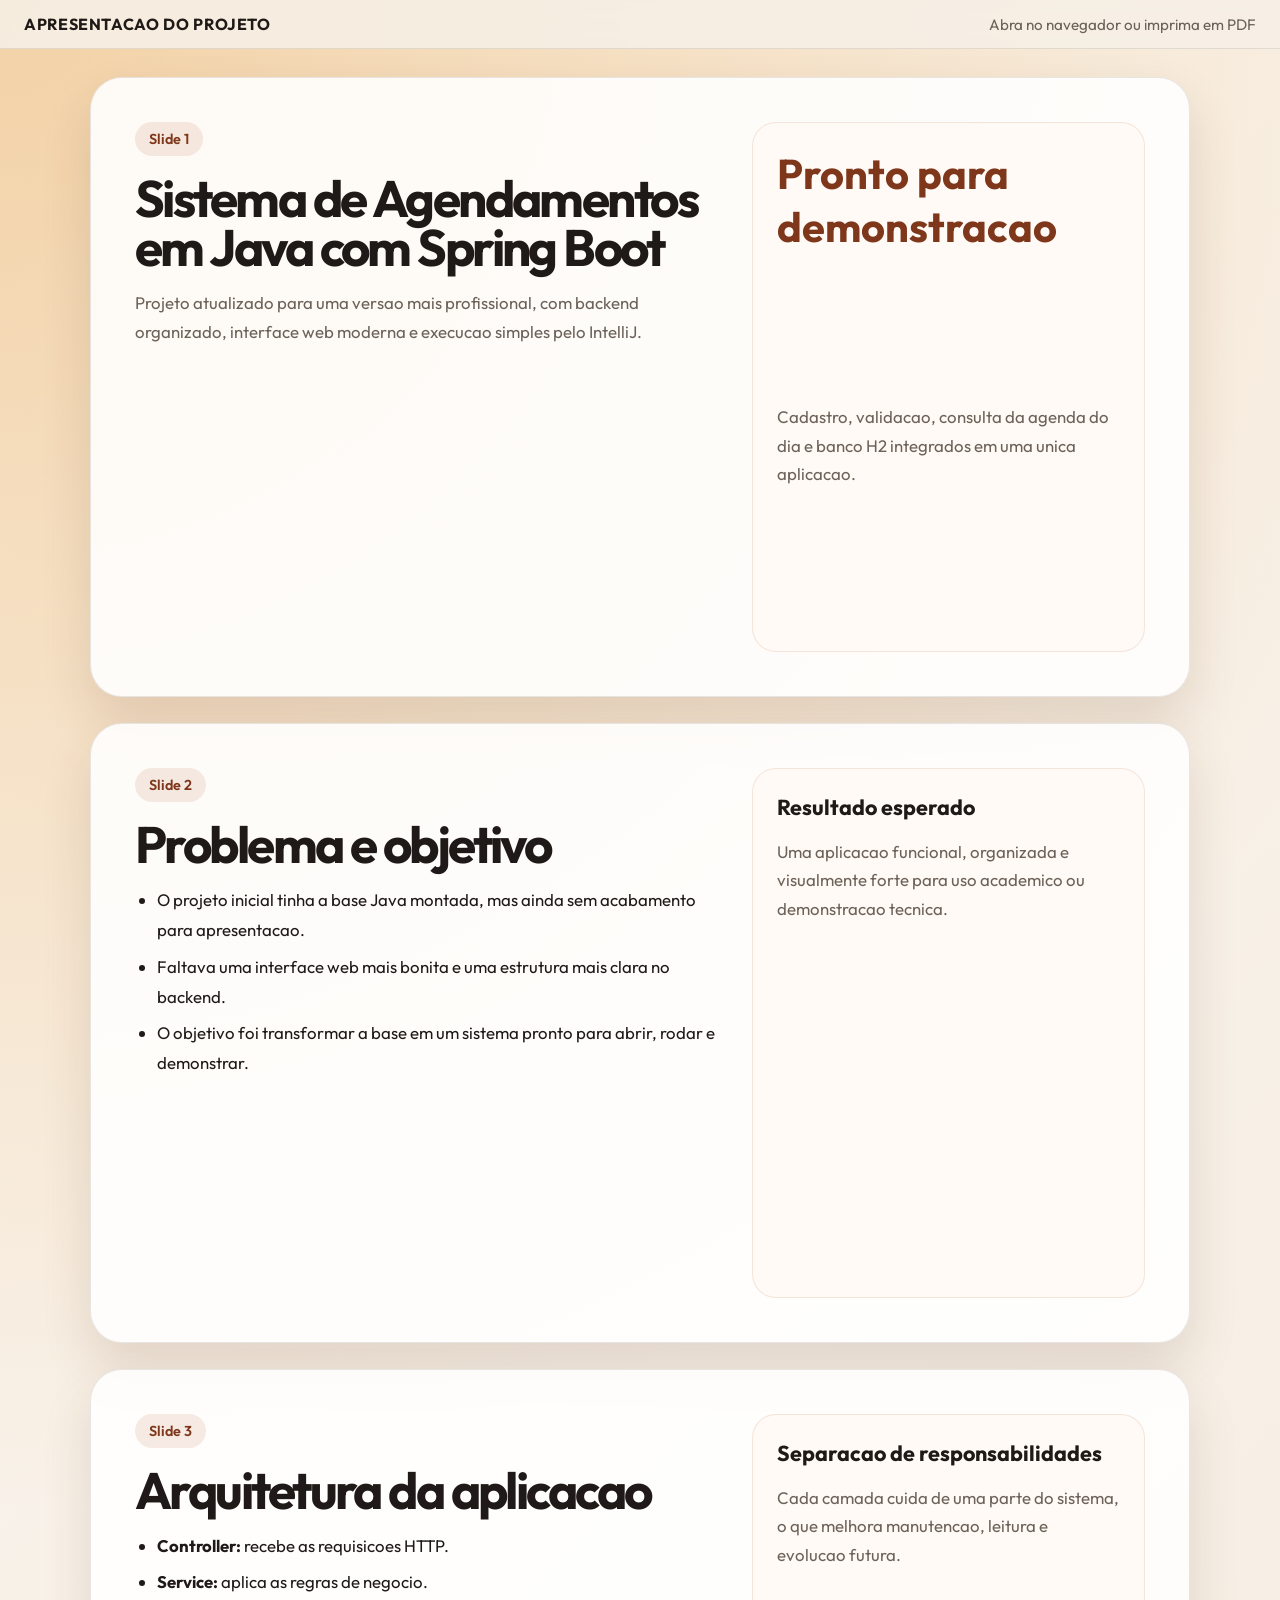
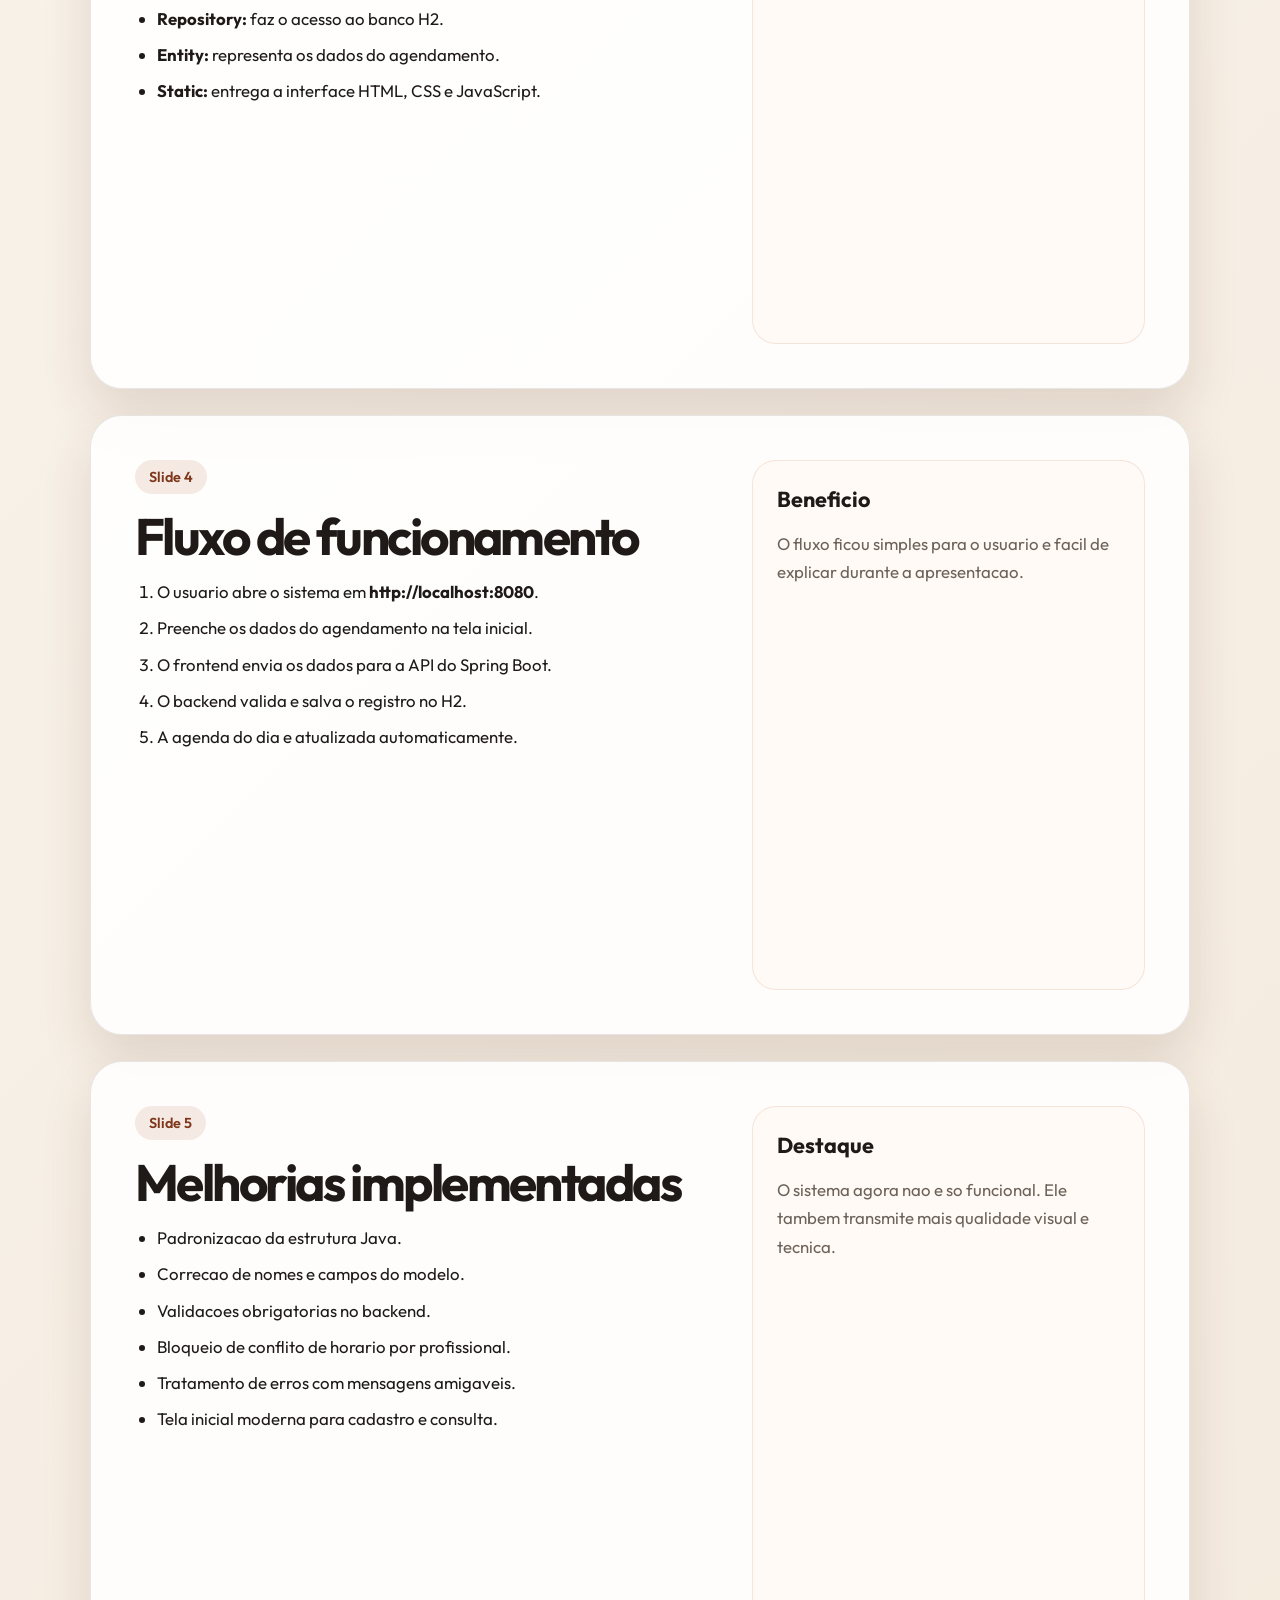
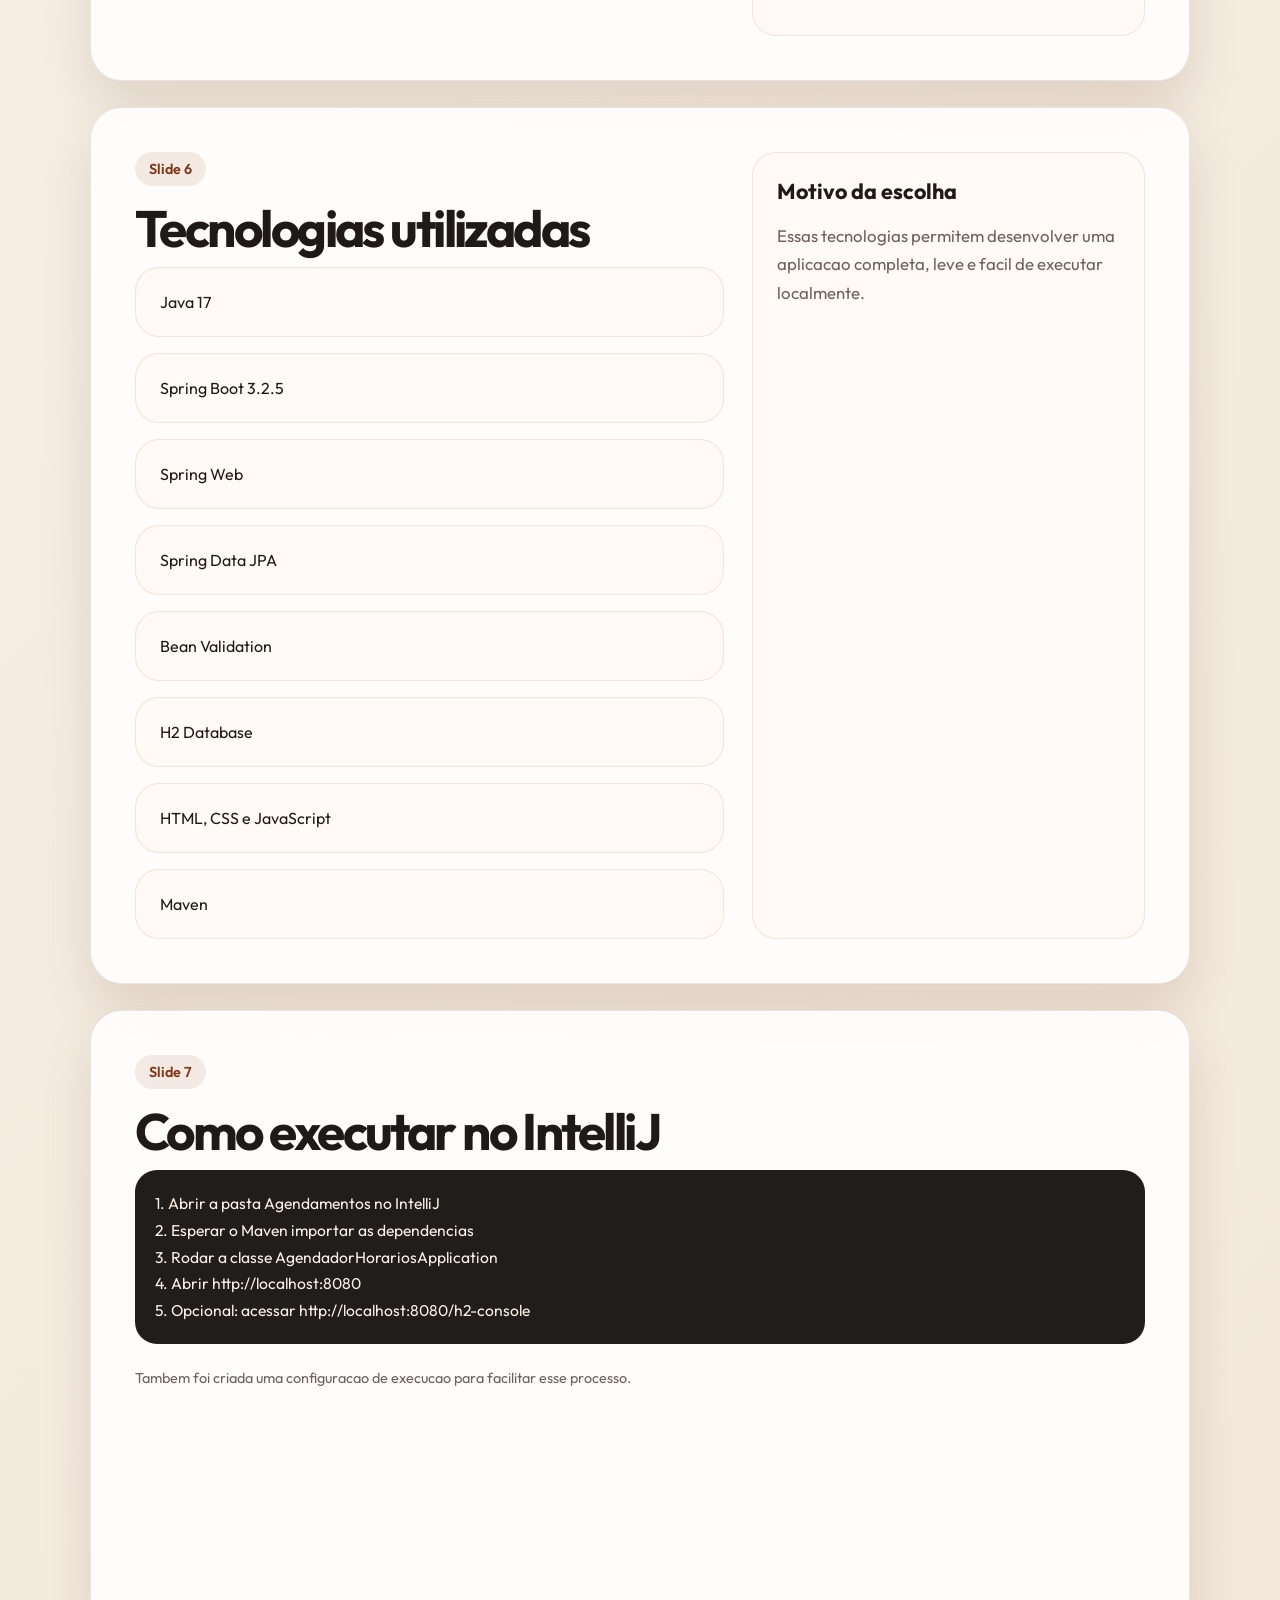
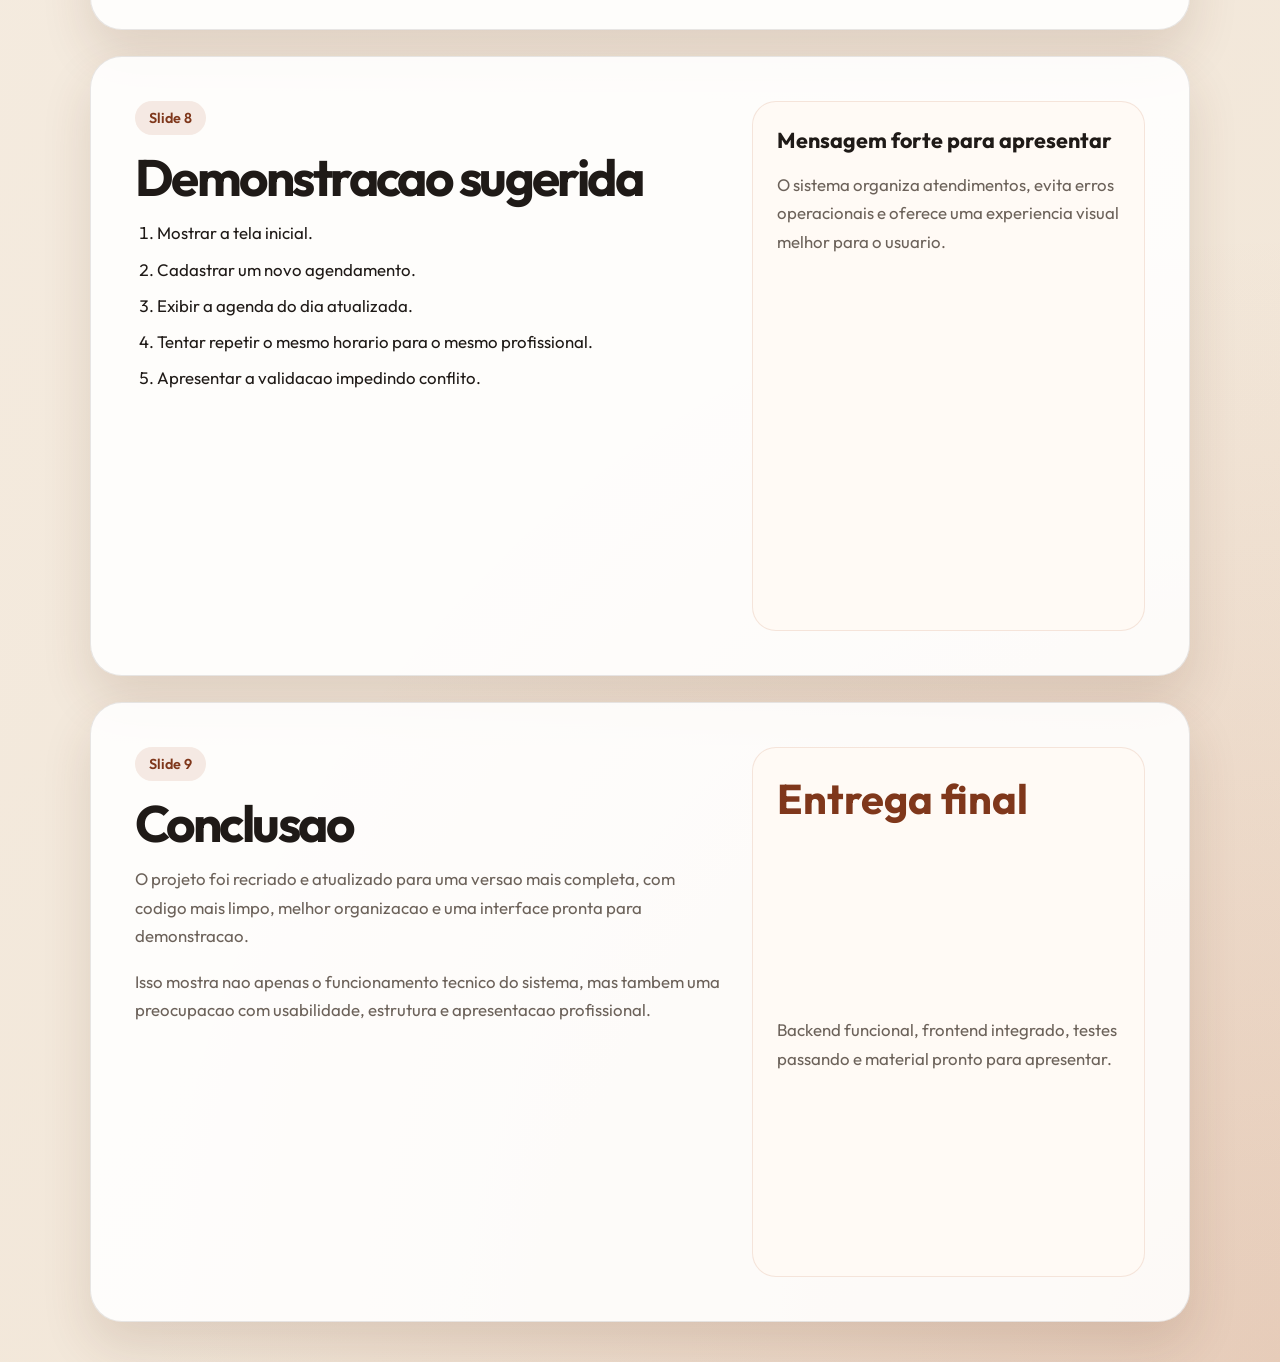
<file: Agendamentos/Apresentacao/slides.html>
<!DOCTYPE html>
<html lang="pt-BR">
<head>
    <meta charset="UTF-8">
    <meta name="viewport" content="width=device-width, initial-scale=1.0">
    <title>Slides - Sistema de Agendamentos</title>
    <link rel="preconnect" href="https://fonts.googleapis.com">
    <link rel="preconnect" href="https://fonts.gstatic.com" crossorigin>
    <link href="https://fonts.googleapis.com/css2?family=Outfit:wght@300;400;500;600;700;800&display=swap" rel="stylesheet">
    <style>
        :root {
            --bg: #f6efe6;
            --paper: rgba(255, 255, 255, 0.88);
            --text: #1f1a17;
            --muted: #6c625a;
            --accent: #b65a36;
            --accent-dark: #7f371b;
            --line: rgba(31, 26, 23, 0.1);
            --shadow: 0 24px 50px rgba(90, 50, 26, 0.14);
        }

        * {
            box-sizing: border-box;
        }

        body {
            margin: 0;
            font-family: "Outfit", sans-serif;
            color: var(--text);
            background:
                radial-gradient(circle at top left, rgba(240, 196, 138, 0.72), transparent 24%),
                radial-gradient(circle at bottom right, rgba(182, 90, 54, 0.18), transparent 18%),
                linear-gradient(135deg, #faf5ee 0%, #f1e5d6 100%);
        }

        .topbar {
            position: sticky;
            top: 0;
            z-index: 10;
            display: flex;
            justify-content: space-between;
            align-items: center;
            padding: 14px 24px;
            border-bottom: 1px solid var(--line);
            background: rgba(246, 239, 230, 0.88);
            backdrop-filter: blur(10px);
        }

        .topbar h1 {
            margin: 0;
            font-size: 1rem;
            letter-spacing: 0.04em;
            text-transform: uppercase;
        }

        .topbar span {
            color: var(--muted);
            font-size: 0.95rem;
        }

        .deck {
            width: min(1100px, calc(100% - 32px));
            margin: 28px auto 40px;
            display: grid;
            gap: 26px;
        }

        .slide {
            min-height: 620px;
            padding: 44px;
            border-radius: 32px;
            border: 1px solid var(--line);
            background: var(--paper);
            box-shadow: var(--shadow);
            display: grid;
            grid-template-columns: 1.2fr 0.8fr;
            gap: 28px;
        }

        .slide--single {
            grid-template-columns: 1fr;
        }

        .eyebrow {
            display: inline-flex;
            padding: 8px 14px;
            border-radius: 999px;
            background: rgba(182, 90, 54, 0.12);
            color: var(--accent-dark);
            font-size: 0.9rem;
            font-weight: 600;
        }

        h2 {
            margin: 18px 0 14px;
            font-size: clamp(2rem, 4vw, 3.8rem);
            line-height: 0.96;
            letter-spacing: -0.05em;
        }

        h3 {
            margin: 0 0 12px;
            font-size: 1.35rem;
        }

        p {
            color: var(--muted);
            font-size: 1.05rem;
            line-height: 1.7;
        }

        ul, ol {
            margin: 16px 0 0;
            padding-left: 22px;
            color: var(--text);
            font-size: 1.05rem;
            line-height: 1.8;
        }

        li + li {
            margin-top: 6px;
        }

        .panel {
            padding: 24px;
            border-radius: 24px;
            border: 1px solid rgba(182, 90, 54, 0.14);
            background: #fffaf5;
        }

        .metric {
            display: grid;
            gap: 12px;
        }

        .metric strong {
            font-size: 2.6rem;
            color: var(--accent-dark);
        }

        .grid {
            display: grid;
            gap: 16px;
        }

        .codebox {
            padding: 20px;
            border-radius: 22px;
            background: #201d1b;
            color: #f9efe4;
            font-size: 0.98rem;
            line-height: 1.7;
            white-space: pre-line;
        }

        .footer {
            margin-top: 22px;
            color: var(--muted);
            font-size: 0.9rem;
        }

        @media print {
            .topbar {
                display: none;
            }

            body {
                background: white;
            }

            .deck {
                width: 100%;
                margin: 0;
                gap: 0;
            }

            .slide {
                min-height: 100vh;
                border-radius: 0;
                box-shadow: none;
                page-break-after: always;
            }
        }

        @media (max-width: 900px) {
            .slide {
                grid-template-columns: 1fr;
                padding: 28px;
                min-height: auto;
            }
        }
    </style>
</head>
<body>
<header class="topbar">
    <h1>Apresentacao do Projeto</h1>
    <span>Abra no navegador ou imprima em PDF</span>
</header>

<main class="deck">
    <section class="slide">
        <div>
            <span class="eyebrow">Slide 1</span>
            <h2>Sistema de Agendamentos em Java com Spring Boot</h2>
            <p>
                Projeto atualizado para uma versao mais profissional, com backend organizado,
                interface web moderna e execucao simples pelo IntelliJ.
            </p>
        </div>
        <aside class="panel metric">
            <strong>Pronto para demonstracao</strong>
            <p>Cadastro, validacao, consulta da agenda do dia e banco H2 integrados em uma unica aplicacao.</p>
        </aside>
    </section>

    <section class="slide">
        <div>
            <span class="eyebrow">Slide 2</span>
            <h2>Problema e objetivo</h2>
            <ul>
                <li>O projeto inicial tinha a base Java montada, mas ainda sem acabamento para apresentacao.</li>
                <li>Faltava uma interface web mais bonita e uma estrutura mais clara no backend.</li>
                <li>O objetivo foi transformar a base em um sistema pronto para abrir, rodar e demonstrar.</li>
            </ul>
        </div>
        <aside class="panel">
            <h3>Resultado esperado</h3>
            <p>Uma aplicacao funcional, organizada e visualmente forte para uso academico ou demonstracao tecnica.</p>
        </aside>
    </section>

    <section class="slide">
        <div>
            <span class="eyebrow">Slide 3</span>
            <h2>Arquitetura da aplicacao</h2>
            <ul>
                <li><b>Controller:</b> recebe as requisicoes HTTP.</li>
                <li><b>Service:</b> aplica as regras de negocio.</li>
                <li><b>Repository:</b> faz o acesso ao banco H2.</li>
                <li><b>Entity:</b> representa os dados do agendamento.</li>
                <li><b>Static:</b> entrega a interface HTML, CSS e JavaScript.</li>
            </ul>
        </div>
        <aside class="panel">
            <h3>Separacao de responsabilidades</h3>
            <p>Cada camada cuida de uma parte do sistema, o que melhora manutencao, leitura e evolucao futura.</p>
        </aside>
    </section>

    <section class="slide">
        <div>
            <span class="eyebrow">Slide 4</span>
            <h2>Fluxo de funcionamento</h2>
            <ol>
                <li>O usuario abre o sistema em <b>http://localhost:8080</b>.</li>
                <li>Preenche os dados do agendamento na tela inicial.</li>
                <li>O frontend envia os dados para a API do Spring Boot.</li>
                <li>O backend valida e salva o registro no H2.</li>
                <li>A agenda do dia e atualizada automaticamente.</li>
            </ol>
        </div>
        <aside class="panel">
            <h3>Beneficio</h3>
            <p>O fluxo ficou simples para o usuario e facil de explicar durante a apresentacao.</p>
        </aside>
    </section>

    <section class="slide">
        <div>
            <span class="eyebrow">Slide 5</span>
            <h2>Melhorias implementadas</h2>
            <ul>
                <li>Padronizacao da estrutura Java.</li>
                <li>Correcao de nomes e campos do modelo.</li>
                <li>Validacoes obrigatorias no backend.</li>
                <li>Bloqueio de conflito de horario por profissional.</li>
                <li>Tratamento de erros com mensagens amigaveis.</li>
                <li>Tela inicial moderna para cadastro e consulta.</li>
            </ul>
        </div>
        <aside class="panel">
            <h3>Destaque</h3>
            <p>O sistema agora nao e so funcional. Ele tambem transmite mais qualidade visual e tecnica.</p>
        </aside>
    </section>

    <section class="slide">
        <div>
            <span class="eyebrow">Slide 6</span>
            <h2>Tecnologias utilizadas</h2>
            <div class="grid">
                <div class="panel">Java 17</div>
                <div class="panel">Spring Boot 3.2.5</div>
                <div class="panel">Spring Web</div>
                <div class="panel">Spring Data JPA</div>
                <div class="panel">Bean Validation</div>
                <div class="panel">H2 Database</div>
                <div class="panel">HTML, CSS e JavaScript</div>
                <div class="panel">Maven</div>
            </div>
        </div>
        <aside class="panel">
            <h3>Motivo da escolha</h3>
            <p>Essas tecnologias permitem desenvolver uma aplicacao completa, leve e facil de executar localmente.</p>
        </aside>
    </section>

    <section class="slide slide--single">
        <div>
            <span class="eyebrow">Slide 7</span>
            <h2>Como executar no IntelliJ</h2>
            <div class="codebox">1. Abrir a pasta Agendamentos no IntelliJ
2. Esperar o Maven importar as dependencias
3. Rodar a classe AgendadorHorariosApplication
4. Abrir http://localhost:8080
5. Opcional: acessar http://localhost:8080/h2-console</div>
            <p class="footer">Tambem foi criada uma configuracao de execucao para facilitar esse processo.</p>
        </div>
    </section>

    <section class="slide">
        <div>
            <span class="eyebrow">Slide 8</span>
            <h2>Demonstracao sugerida</h2>
            <ol>
                <li>Mostrar a tela inicial.</li>
                <li>Cadastrar um novo agendamento.</li>
                <li>Exibir a agenda do dia atualizada.</li>
                <li>Tentar repetir o mesmo horario para o mesmo profissional.</li>
                <li>Apresentar a validacao impedindo conflito.</li>
            </ol>
        </div>
        <aside class="panel">
            <h3>Mensagem forte para apresentar</h3>
            <p>O sistema organiza atendimentos, evita erros operacionais e oferece uma experiencia visual melhor para o usuario.</p>
        </aside>
    </section>

    <section class="slide">
        <div>
            <span class="eyebrow">Slide 9</span>
            <h2>Conclusao</h2>
            <p>
                O projeto foi recriado e atualizado para uma versao mais completa, com codigo mais limpo,
                melhor organizacao e uma interface pronta para demonstracao.
            </p>
            <p>
                Isso mostra nao apenas o funcionamento tecnico do sistema, mas tambem uma preocupacao com
                usabilidade, estrutura e apresentacao profissional.
            </p>
        </div>
        <aside class="panel metric">
            <strong>Entrega final</strong>
            <p>Backend funcional, frontend integrado, testes passando e material pronto para apresentar.</p>
        </aside>
    </section>
</main>
</body>
</html>
</file>
